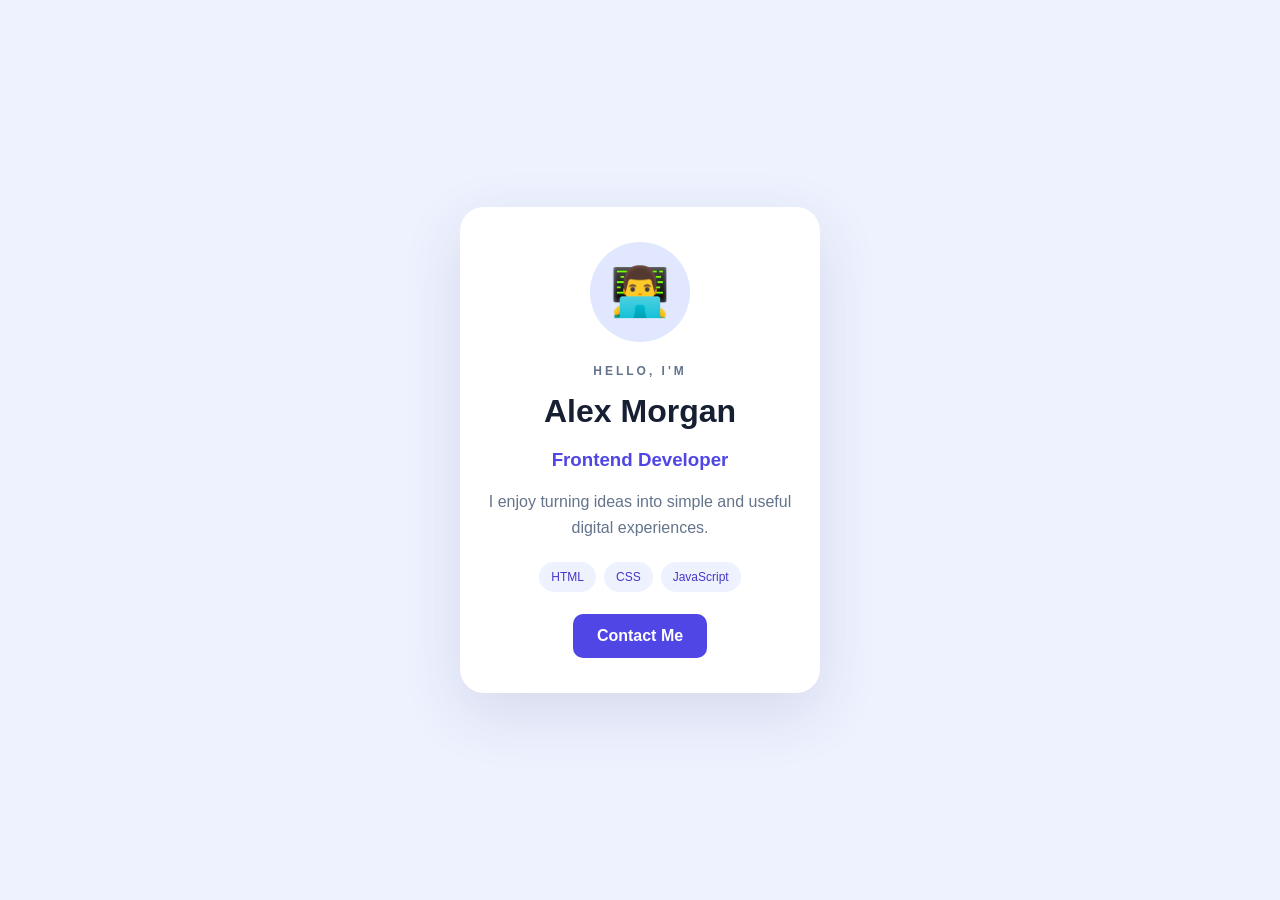
<file: 01-profile-card/index.html>
<!doctype html><html lang="en"><head><meta charset="UTF-8"><meta name="viewport" content="width=device-width,initial-scale=1"><title>Profile Card</title><link rel="stylesheet" href="style.css"></head><body><main class="card"><div class="avatar">👨‍💻</div><p class="tag">HELLO, I'M</p><h1>Alex Morgan</h1><h3>Frontend Developer</h3><p>I enjoy turning ideas into simple and useful digital experiences.</p><div class="chips"><span>HTML</span><span>CSS</span><span>JavaScript</span></div><a href="mailto:hello@example.com">Contact Me</a></main></body></html>
</file>
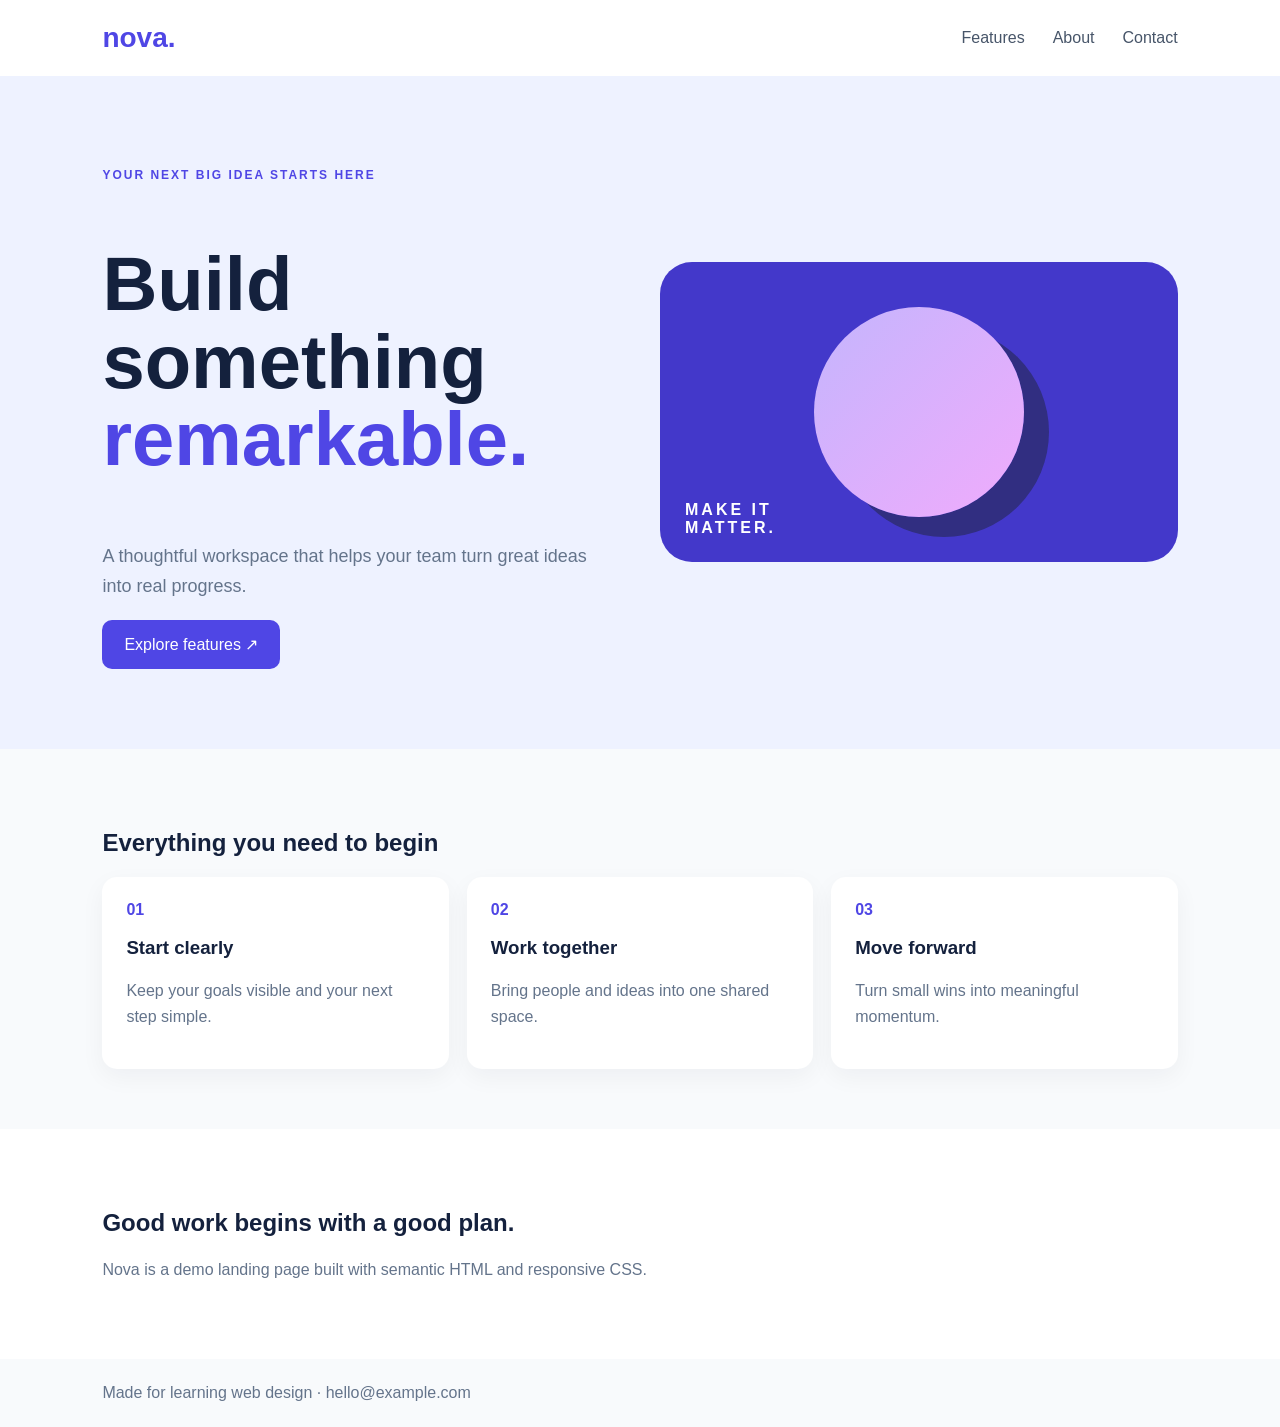
<file: 02-landing-page/index.html>
<!doctype html><html lang="en"><head><meta charset="UTF-8"><meta name="viewport" content="width=device-width,initial-scale=1"><title>Nova Landing Page</title><link rel="stylesheet" href="style.css"></head><body><header><a class="logo" href="#">nova.</a><nav><a href="#features">Features</a><a href="#about">About</a><a href="#contact">Contact</a></nav></header><main><section class="hero"><div><p class="tag">YOUR NEXT BIG IDEA STARTS HERE</p><h1>Build something<br><span>remarkable.</span></h1><p class="lead">A thoughtful workspace that helps your team turn great ideas into real progress.</p><a class="cta" href="#features">Explore features ↗</a></div><div class="art"><div class="orb"></div><b>MAKE IT<br>MATTER.</b></div></section><section id="features"><h2>Everything you need to begin</h2><div class="grid"><article><b>01</b><h3>Start clearly</h3><p>Keep your goals visible and your next step simple.</p></article><article><b>02</b><h3>Work together</h3><p>Bring people and ideas into one shared space.</p></article><article><b>03</b><h3>Move forward</h3><p>Turn small wins into meaningful momentum.</p></article></div></section><section id="about"><h2>Good work begins with a good plan.</h2><p>Nova is a demo landing page built with semantic HTML and responsive CSS.</p></section></main><footer id="contact">Made for learning web design · hello@example.com</footer></body></html>
</file>
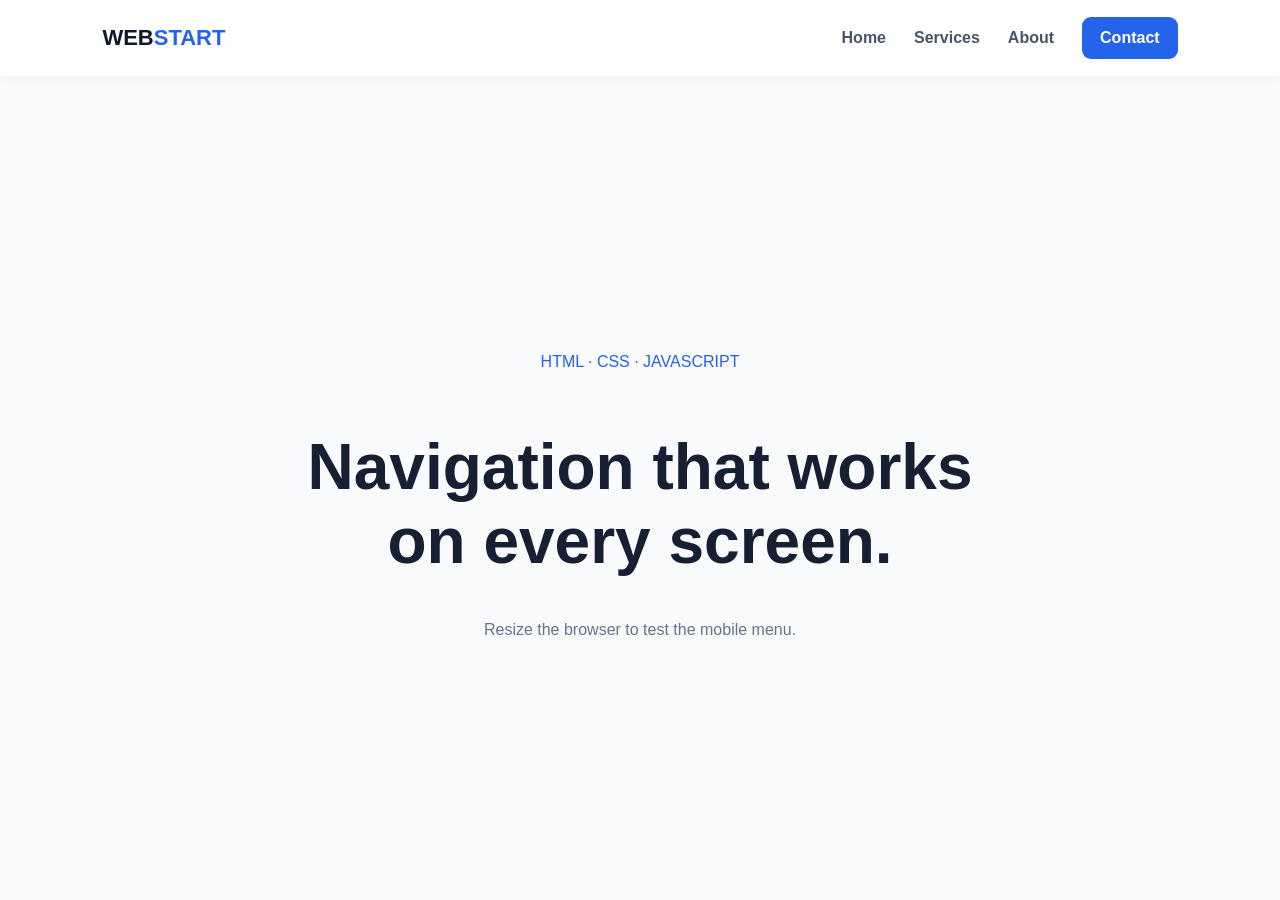
<file: 03-navbar/index.html>
<!doctype html><html lang="en"><head><meta charset="UTF-8"><meta name="viewport" content="width=device-width,initial-scale=1"><title>Responsive Navigation</title><link rel="stylesheet" href="style.css"></head><body><header><a class="brand" href="#">WEB<span>START</span></a><button id="menuBtn" aria-label="Toggle menu" aria-expanded="false">☰</button><nav id="nav"><a href="#home">Home</a><a href="#services">Services</a><a href="#about">About</a><a class="contact" href="#contact">Contact</a></nav></header><main id="home"><p>HTML · CSS · JAVASCRIPT</p><h1>Navigation that works<br>on every screen.</h1><span>Resize the browser to test the mobile menu.</span></main><script src="script.js"></script></body></html>
</file>
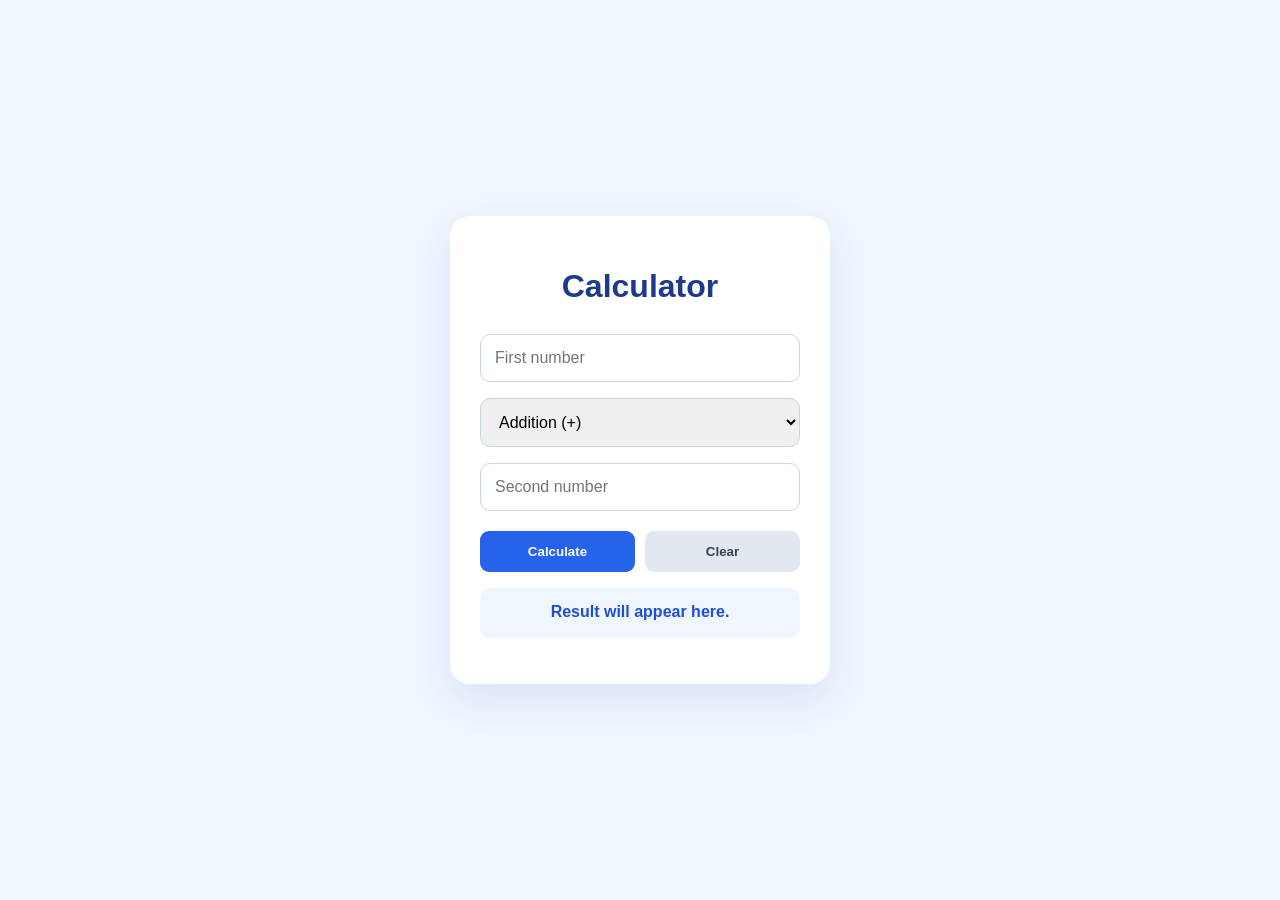
<file: 04-calculator/index.html>
<!doctype html><html lang="en"><head><meta charset="UTF-8"><meta name="viewport" content="width=device-width,initial-scale=1"><title>Simple Calculator</title><link rel="stylesheet" href="style.css"></head><body><main><h1>Calculator</h1><input id="a" type="number" placeholder="First number"><select id="op"><option value="+">Addition (+)</option><option value="-">Subtraction (-)</option><option value="*">Multiplication (×)</option><option value="/">Division (÷)</option></select><input id="b" type="number" placeholder="Second number"><div class="buttons"><button id="calculate">Calculate</button><button id="clear">Clear</button></div><p id="result" role="status">Result will appear here.</p></main><script src="script.js"></script></body></html>
</file>
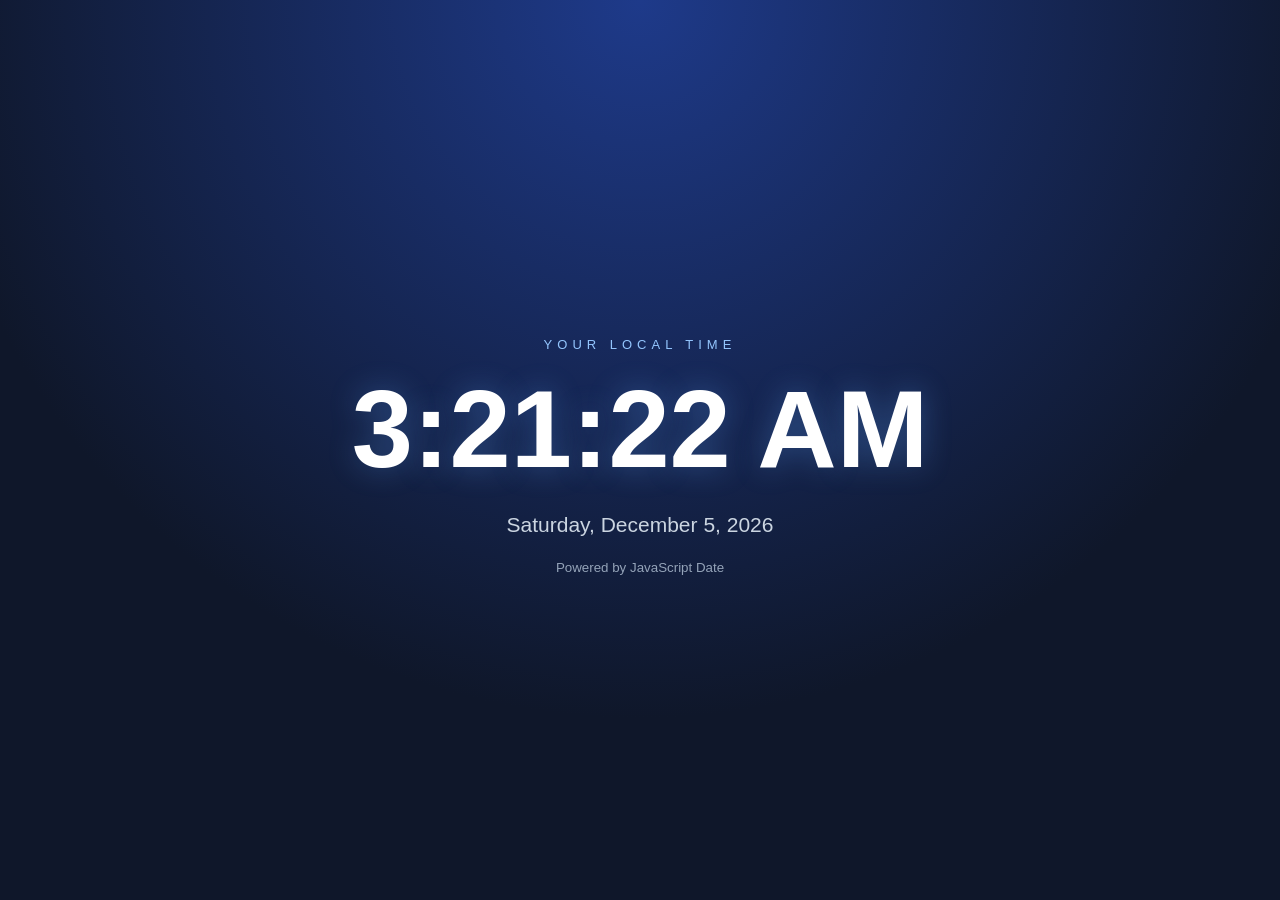
<file: 05-digital-clock/index.html>
<!doctype html><html lang="en"><head><meta charset="UTF-8"><meta name="viewport" content="width=device-width,initial-scale=1"><title>Digital Clock</title><link rel="stylesheet" href="style.css"></head><body><main><p class="caption">YOUR LOCAL TIME</p><div id="clock">00:00:00</div><p id="date"></p><small>Powered by JavaScript Date</small></main><script src="script.js"></script></body></html>
</file>
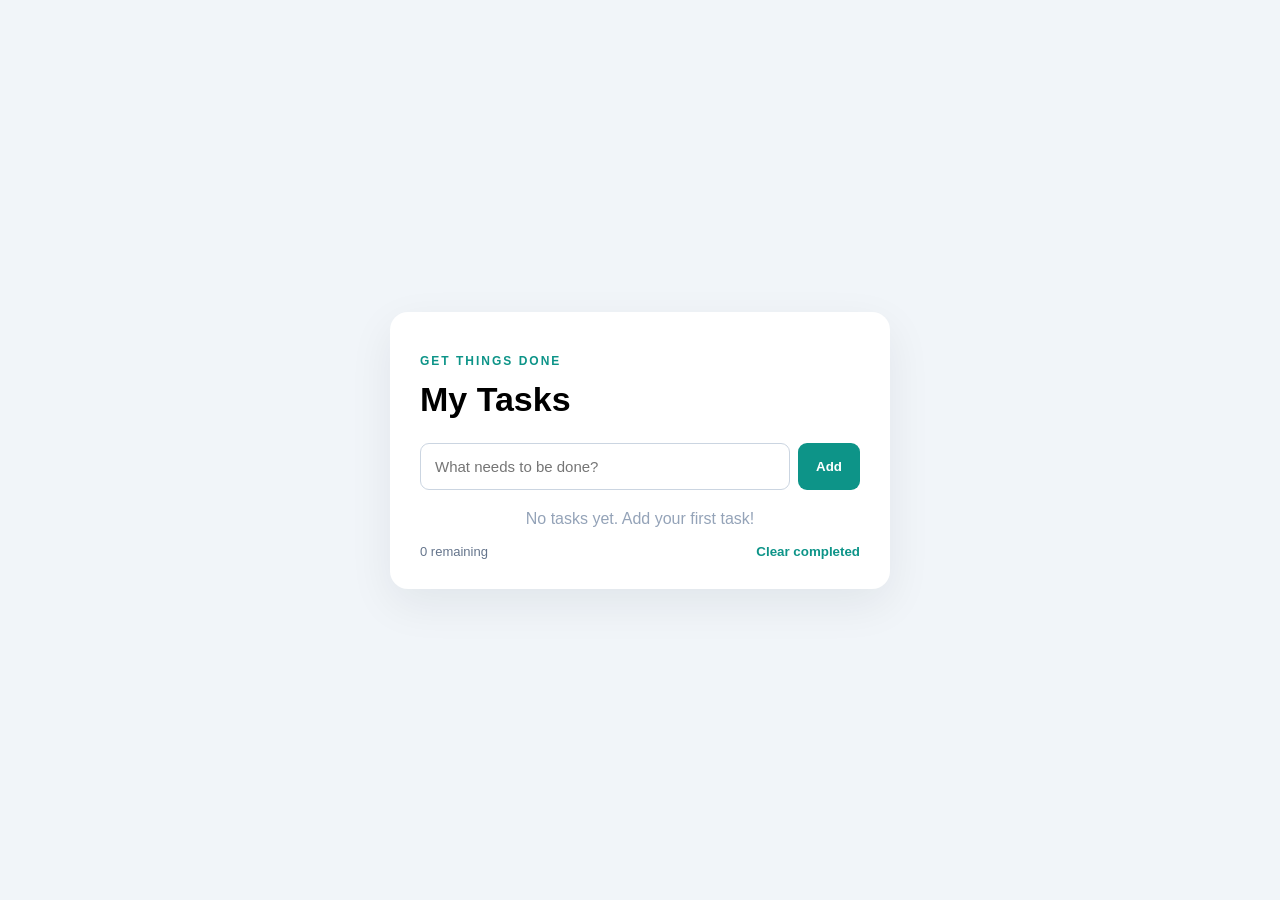
<file: 06-todo-list/index.html>
<!doctype html><html lang="en"><head><meta charset="UTF-8"><meta name="viewport" content="width=device-width,initial-scale=1"><title>To-Do List</title><link rel="stylesheet" href="style.css"></head><body><main><p class="tag">GET THINGS DONE</p><h1>My Tasks</h1><form id="form"><input id="task" placeholder="What needs to be done?" required><button>Add</button></form><ul id="list"></ul><p id="empty">No tasks yet. Add your first task!</p><footer><span id="count"></span><button id="clearDone" type="button">Clear completed</button></footer></main><script src="script.js"></script></body></html>
</file>
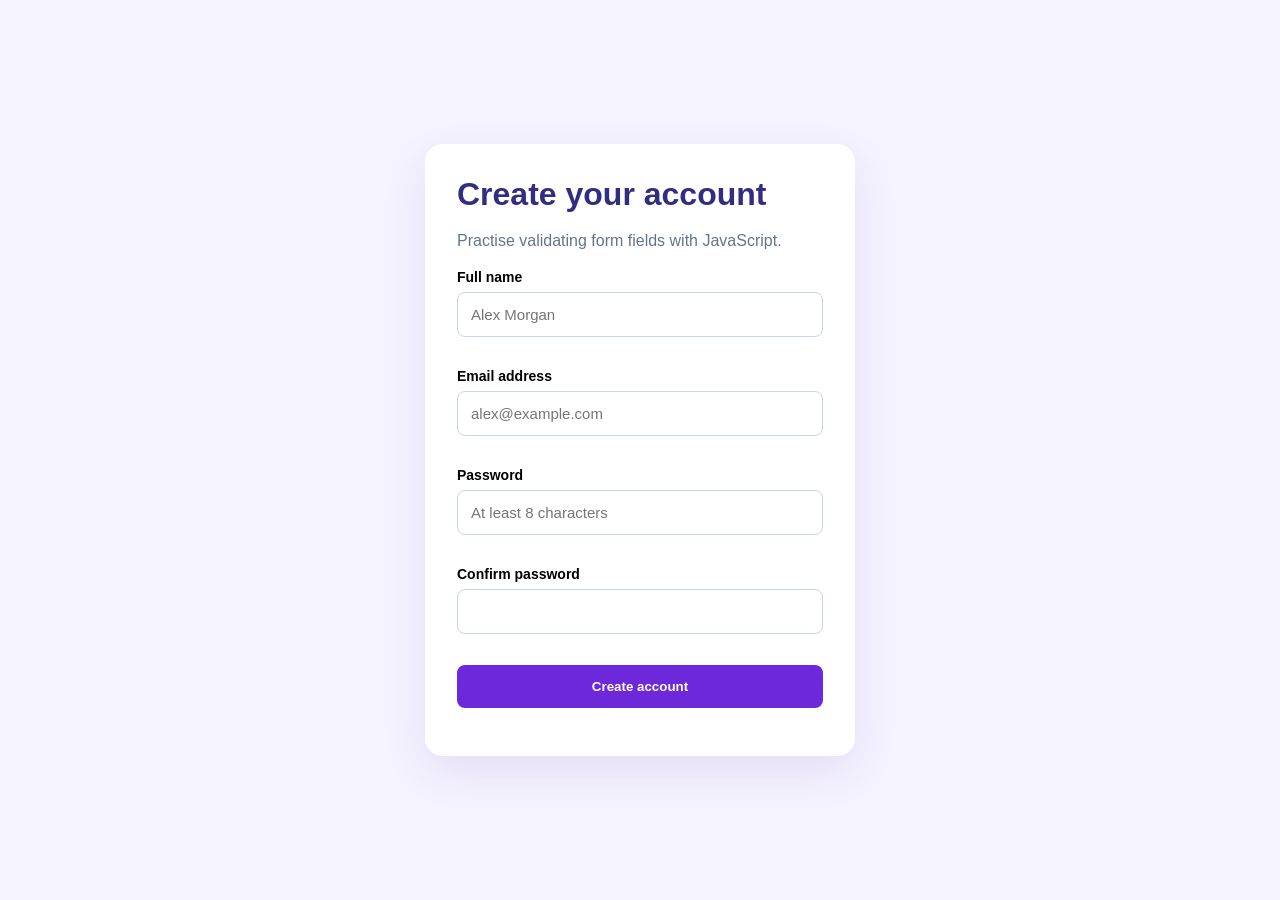
<file: 07-form-validation/index.html>
<!doctype html><html lang="en"><head><meta charset="UTF-8"><meta name="viewport" content="width=device-width,initial-scale=1"><title>Registration Form</title><link rel="stylesheet" href="style.css"></head><body><main><h1>Create your account</h1><p>Practise validating form fields with JavaScript.</p><form id="form" novalidate><label for="name">Full name</label><input id="name" type="text" placeholder="Alex Morgan"><small id="nameError"></small><label for="email">Email address</label><input id="email" type="email" placeholder="alex@example.com"><small id="emailError"></small><label for="password">Password</label><input id="password" type="password" placeholder="At least 8 characters"><small id="passwordError"></small><label for="confirm">Confirm password</label><input id="confirm" type="password"><small id="confirmError"></small><button>Create account</button><p id="success" role="status"></p></form></main><script src="script.js"></script></body></html>
</file>
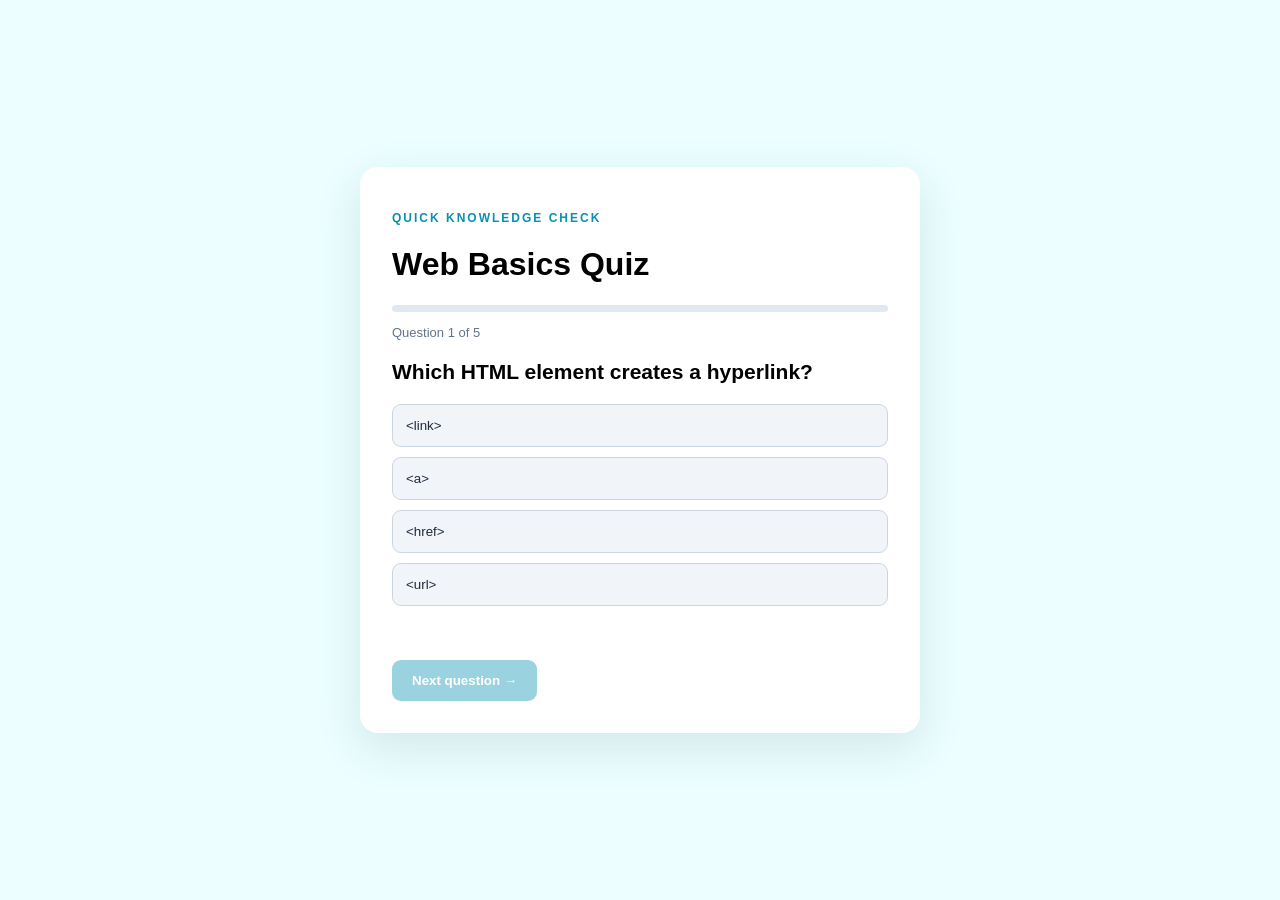
<file: 09-quiz-app/index.html>
<!doctype html><html lang="en"><head><meta charset="UTF-8"><meta name="viewport" content="width=device-width,initial-scale=1"><title>Web Basics Quiz</title><link rel="stylesheet" href="style.css"></head><body><main><p class="tag">QUICK KNOWLEDGE CHECK</p><h1>Web Basics Quiz</h1><div class="progress"><div id="bar"></div></div><p id="counter"></p><h2 id="question"></h2><div id="answers"></div><p id="feedback" role="status"></p><button id="next" disabled>Next question →</button><section id="result" hidden><h2 id="score"></h2><button id="restart">Try again</button></section></main><script src="script.js"></script></body></html>
</file>
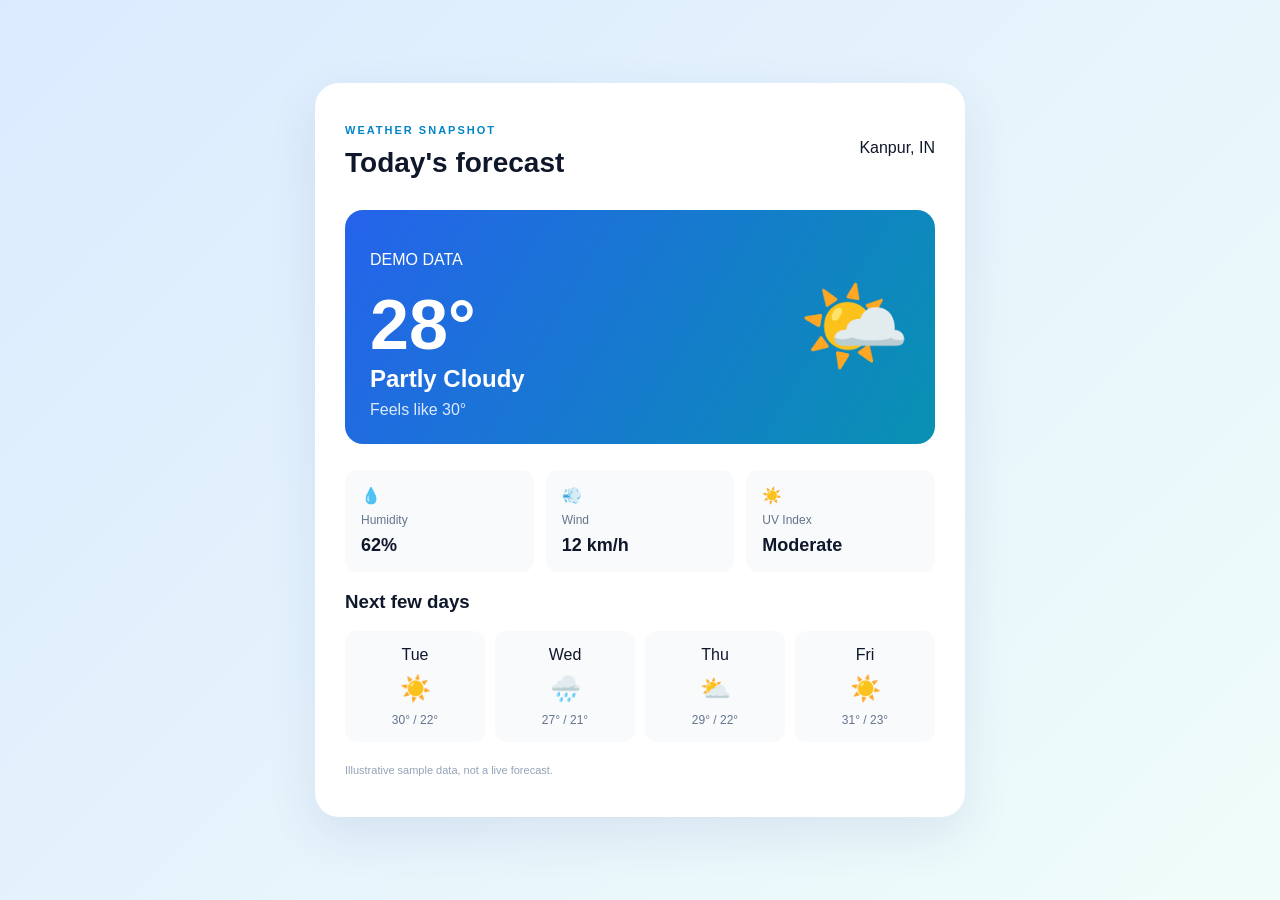
<file: 10-weather-ui/index.html>
<!doctype html><html lang="en"><head><meta charset="UTF-8"><meta name="viewport" content="width=device-width,initial-scale=1"><title>Weather UI</title><link rel="stylesheet" href="style.css"></head><body><main><header><div><p class="tag">WEATHER SNAPSHOT</p><h1>Today's forecast</h1></div><span>Kanpur, IN</span></header><section class="current"><div><p>DEMO DATA</p><div class="temp">28°</div><h2>Partly Cloudy</h2><span>Feels like 30°</span></div><div class="sun">🌤️</div></section><section class="stats"><article>💧 <span>Humidity</span><b>62%</b></article><article>💨 <span>Wind</span><b>12 km/h</b></article><article>☀️ <span>UV Index</span><b>Moderate</b></article></section><h3>Next few days</h3><section class="forecast"><div>Tue <b>☀️</b><span>30° / 22°</span></div><div>Wed <b>🌧️</b><span>27° / 21°</span></div><div>Thu <b>⛅</b><span>29° / 22°</span></div><div>Fri <b>☀️</b><span>31° / 23°</span></div></section><p class="note">Illustrative sample data, not a live forecast.</p></main></body></html>
</file>
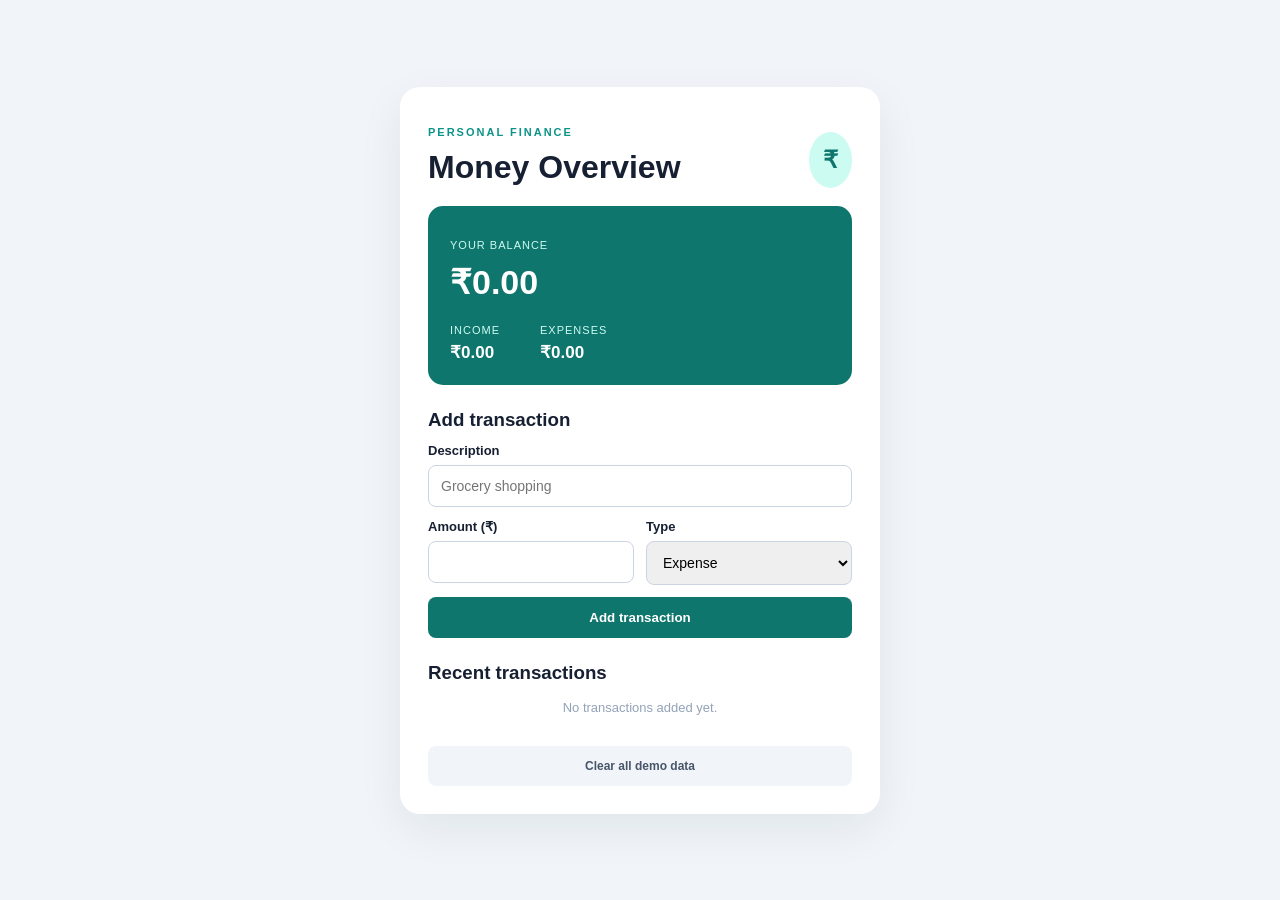
<file: 11-expense-tracker/index.html>
<!doctype html><html lang="en"><head><meta charset="UTF-8"><meta name="viewport" content="width=device-width,initial-scale=1"><title>Expense Tracker</title><link rel="stylesheet" href="style.css"></head><body><main><header><div><p class="tag">PERSONAL FINANCE</p><h1>Money Overview</h1></div><b>₹</b></header><section class="balance"><p>YOUR BALANCE</p><h2 id="balance">₹0.00</h2><div><div><small>INCOME</small><b id="income">₹0.00</b></div><div><small>EXPENSES</small><b id="expenses">₹0.00</b></div></div></section><h3>Add transaction</h3><form id="form"><label>Description<input id="description" placeholder="Grocery shopping" required></label><div class="fields"><label>Amount (₹)<input id="amount" type="number" min="0.01" step="0.01" required></label><label>Type<select id="type"><option value="expense">Expense</option><option value="income">Income</option></select></label></div><button>Add transaction</button></form><h3>Recent transactions</h3><ul id="transactions"></ul><p id="empty">No transactions added yet.</p><button id="reset" class="reset">Clear all demo data</button></main><script src="script.js"></script></body></html>
</file>
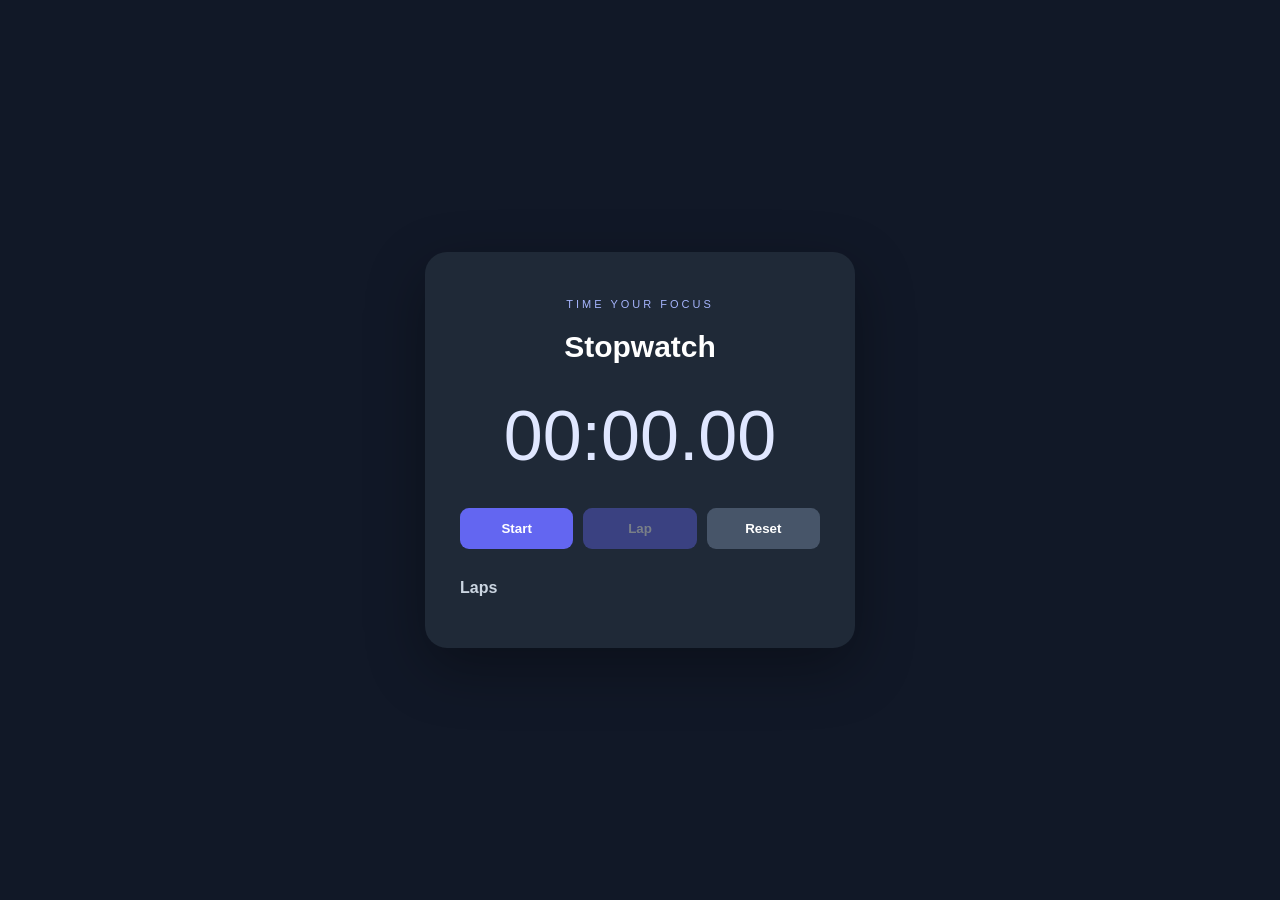
<file: 12-stopwatch/index.html>
<!doctype html><html lang="en"><head><meta charset="UTF-8"><meta name="viewport" content="width=device-width,initial-scale=1"><title>Stopwatch</title><link rel="stylesheet" href="style.css"></head><body><main><p class="tag">TIME YOUR FOCUS</p><h1>Stopwatch</h1><div id="display">00:00.00</div><div class="buttons"><button id="start">Start</button><button id="lap" disabled>Lap</button><button id="reset" class="muted">Reset</button></div><h2>Laps</h2><ol id="laps"></ol></main><script src="script.js"></script></body></html>
</file>
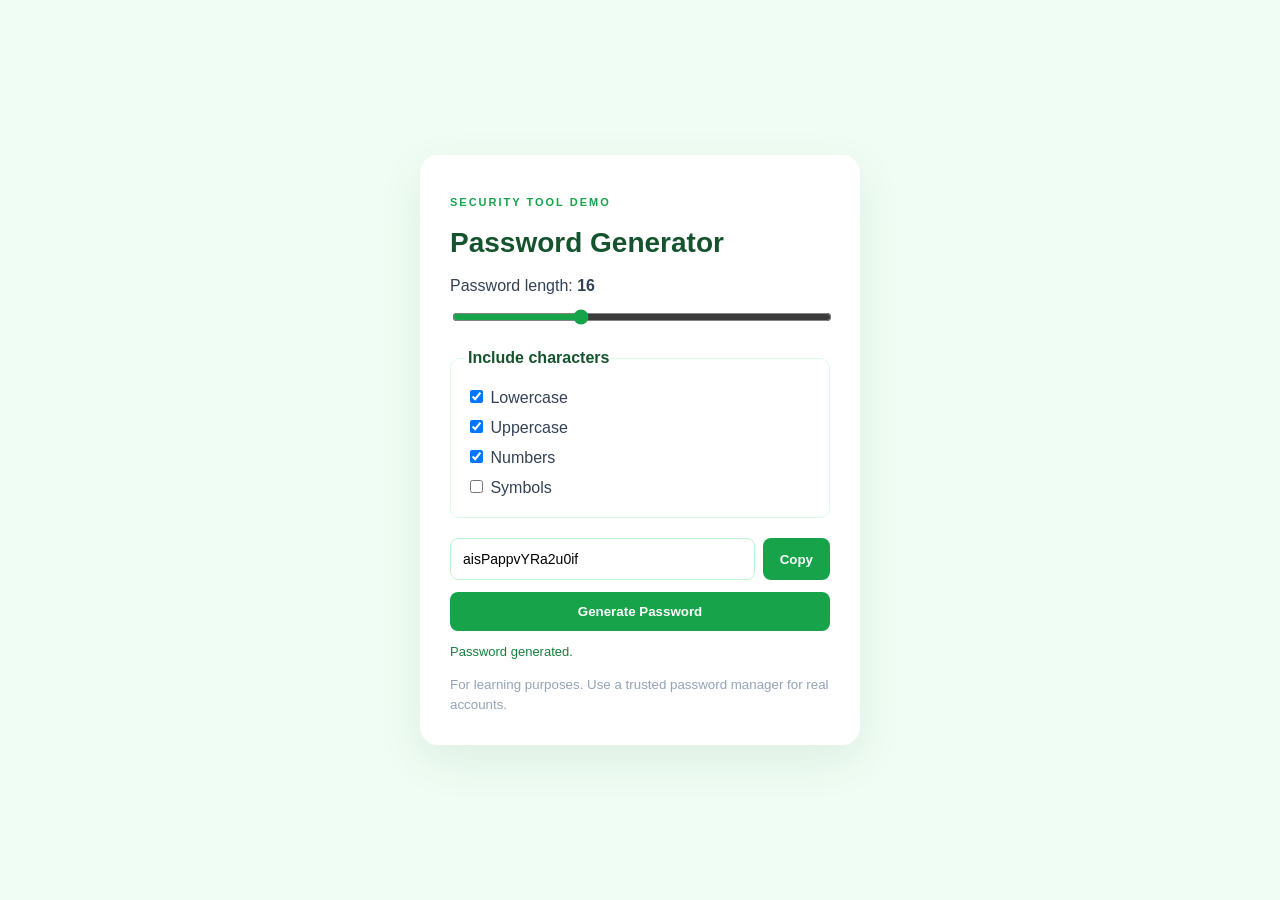
<file: 13-password-generator/index.html>
<!doctype html><html lang="en"><head><meta charset="UTF-8"><meta name="viewport" content="width=device-width,initial-scale=1"><title>Password Generator</title><link rel="stylesheet" href="style.css"></head><body><main><p class="tag">SECURITY TOOL DEMO</p><h1>Password Generator</h1><label for="length">Password length: <b id="lengthValue">16</b></label><input id="length" type="range" min="8" max="32" value="16"><fieldset><legend>Include characters</legend><label><input id="lower" type="checkbox" checked> Lowercase</label><label><input id="upper" type="checkbox" checked> Uppercase</label><label><input id="numbers" type="checkbox" checked> Numbers</label><label><input id="symbols" type="checkbox"> Symbols</label></fieldset><div class="output"><input id="password" readonly placeholder="Password appears here"><button id="copy">Copy</button></div><button id="generate">Generate Password</button><p id="message" role="status"></p><small>For learning purposes. Use a trusted password manager for real accounts.</small></main><script src="script.js"></script></body></html>
</file>
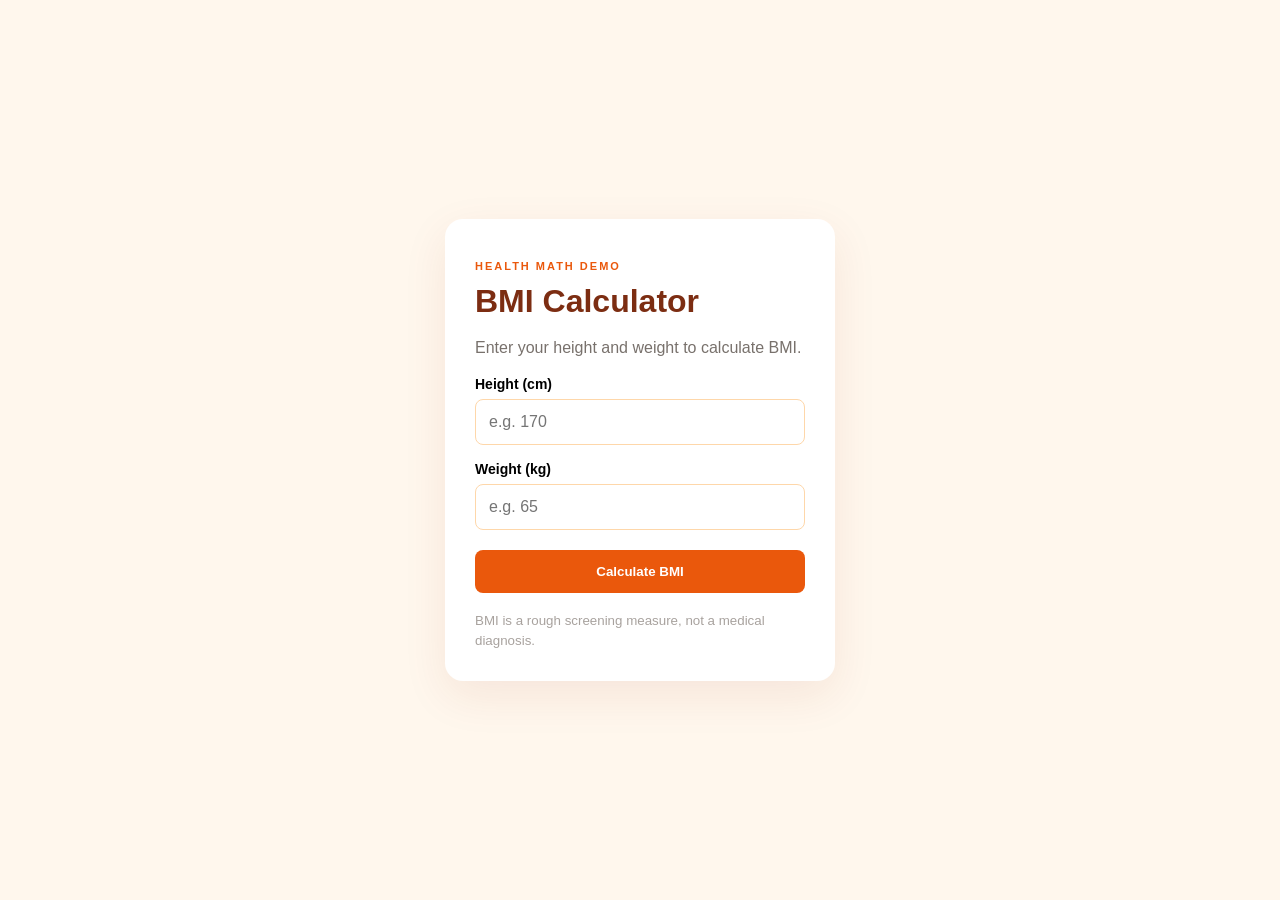
<file: 14-bmi-calculator/index.html>
<!doctype html><html lang="en"><head><meta charset="UTF-8"><meta name="viewport" content="width=device-width,initial-scale=1"><title>BMI Calculator</title><link rel="stylesheet" href="style.css"></head><body><main><p class="tag">HEALTH MATH DEMO</p><h1>BMI Calculator</h1><p class="intro">Enter your height and weight to calculate BMI.</p><form id="form"><label for="height">Height (cm)</label><input id="height" type="number" min="1" step="0.1" placeholder="e.g. 170" required><label for="weight">Weight (kg)</label><input id="weight" type="number" min="1" step="0.1" placeholder="e.g. 65" required><button>Calculate BMI</button></form><section id="result" hidden><p>Your BMI</p><strong id="value"></strong><b id="category"></b></section><small>BMI is a rough screening measure, not a medical diagnosis.</small></main><script src="script.js"></script></body></html>
</file>
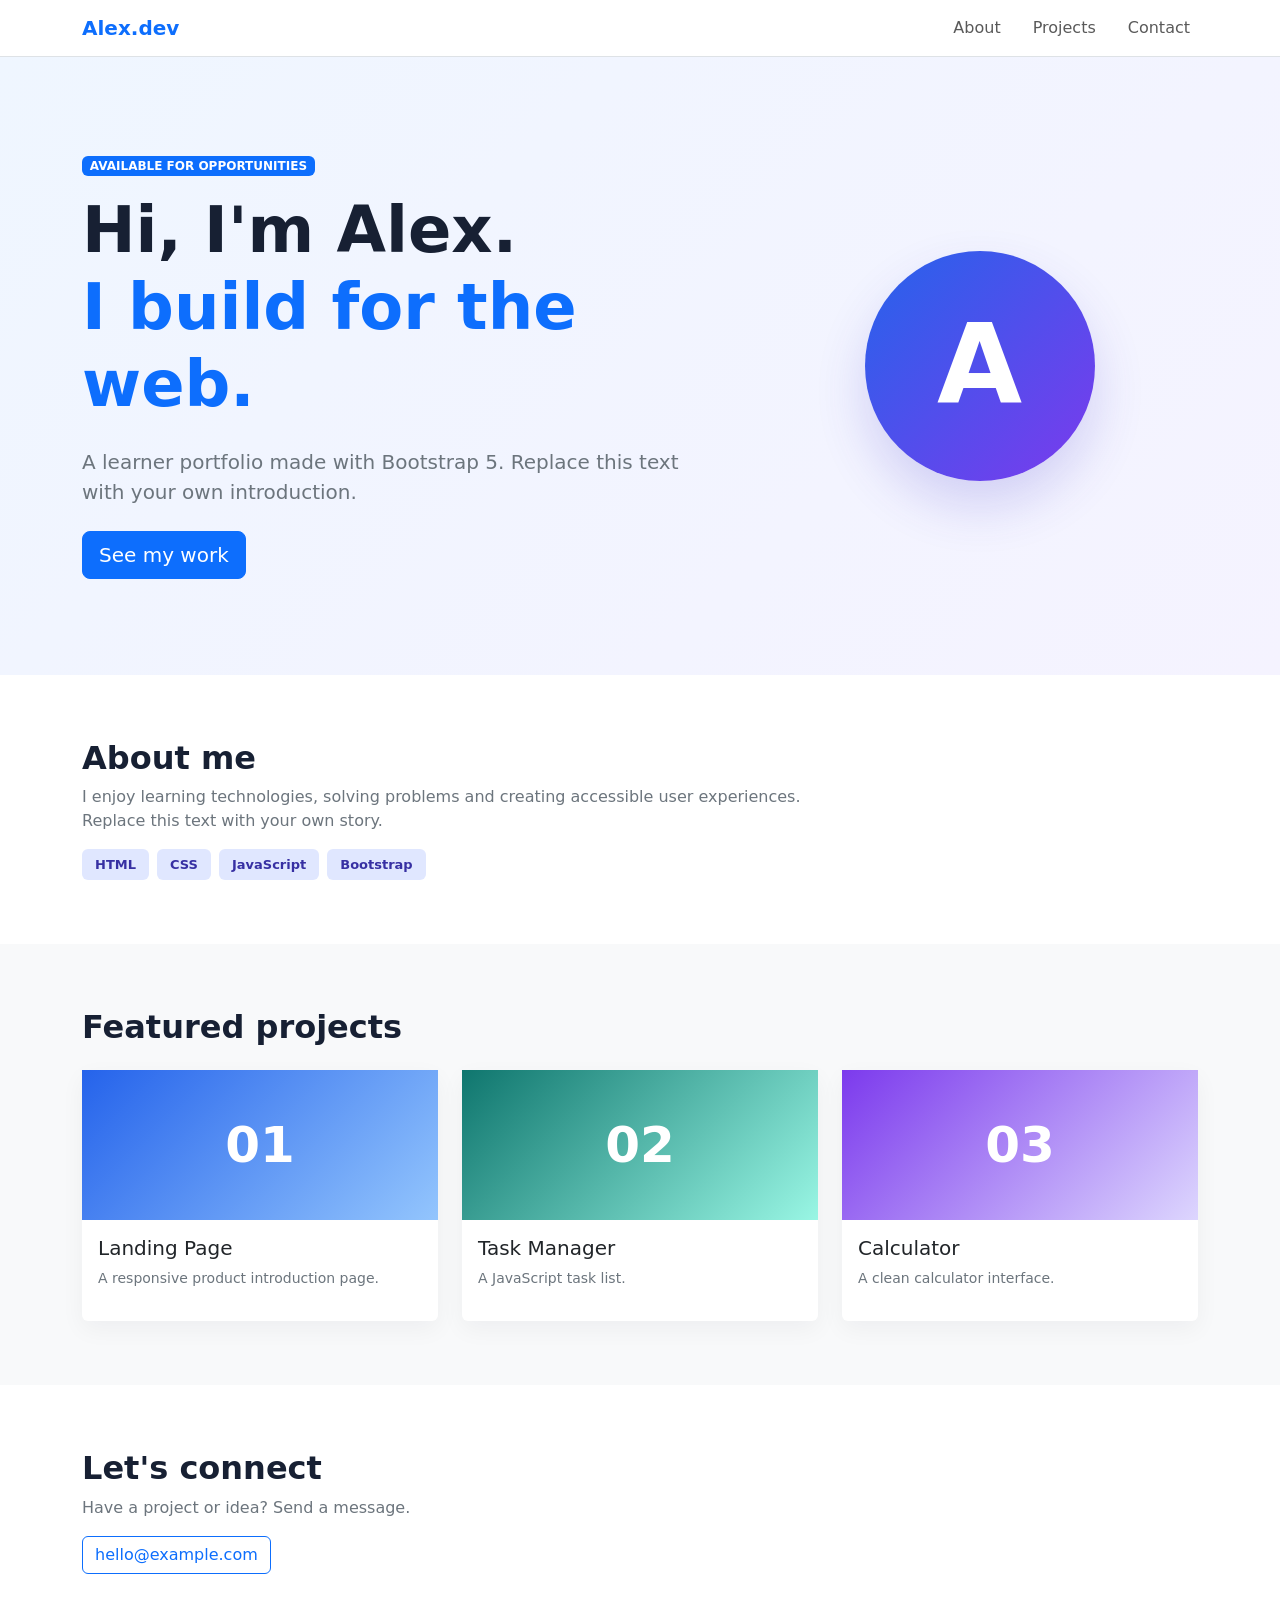
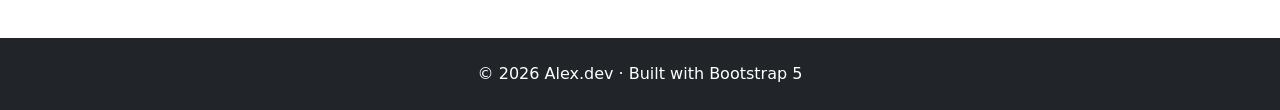
<file: 15-bootstrap-portfolio/index.html>
<!doctype html><html lang="en"><head><meta charset="UTF-8"><meta name="viewport" content="width=device-width,initial-scale=1"><title>Bootstrap Portfolio</title><link href="https://cdn.jsdelivr.net/npm/bootstrap@5.3.3/dist/css/bootstrap.min.css" rel="stylesheet"><link rel="stylesheet" href="style.css"></head><body><nav class="navbar navbar-expand-lg bg-white sticky-top border-bottom"><div class="container"><a class="navbar-brand fw-bold text-primary" href="#">Alex.dev</a><button class="navbar-toggler" type="button" data-bs-toggle="collapse" data-bs-target="#menu" aria-label="Toggle navigation"><span class="navbar-toggler-icon"></span></button><div class="collapse navbar-collapse" id="menu"><ul class="navbar-nav ms-auto gap-lg-3"><li class="nav-item"><a class="nav-link" href="#about">About</a></li><li class="nav-item"><a class="nav-link" href="#projects">Projects</a></li><li class="nav-item"><a class="nav-link" href="#contact">Contact</a></li></ul></div></div></nav><header class="hero py-5"><div class="container py-5"><div class="row align-items-center g-5"><div class="col-lg-7"><span class="badge text-bg-primary mb-3">AVAILABLE FOR OPPORTUNITIES</span><h1 class="display-3 fw-bold">Hi, I'm Alex.<br><span class="text-primary">I build for the web.</span></h1><p class="lead text-secondary my-4">A learner portfolio made with Bootstrap 5. Replace this text with your own introduction.</p><a class="btn btn-primary btn-lg" href="#projects">See my work</a></div><div class="col-lg-5 text-center"><div class="profile-mark">A</div></div></div></div></header><section id="about" class="py-5"><div class="container py-3"><h2 class="fw-bold">About me</h2><p class="text-secondary col-lg-8">I enjoy learning technologies, solving problems and creating accessible user experiences. Replace this text with your own story.</p><div class="d-flex flex-wrap gap-2 mt-3"><span class="badge skill">HTML</span><span class="badge skill">CSS</span><span class="badge skill">JavaScript</span><span class="badge skill">Bootstrap</span></div></div></section><section id="projects" class="py-5 bg-light"><div class="container py-3"><h2 class="fw-bold mb-4">Featured projects</h2><div class="row g-4"><div class="col-md-4"><article class="card h-100"><div class="project-art">01</div><div class="card-body"><h3 class="h5">Landing Page</h3><p class="text-secondary">A responsive product introduction page.</p></div></article></div><div class="col-md-4"><article class="card h-100"><div class="project-art two">02</div><div class="card-body"><h3 class="h5">Task Manager</h3><p class="text-secondary">A JavaScript task list.</p></div></article></div><div class="col-md-4"><article class="card h-100"><div class="project-art three">03</div><div class="card-body"><h3 class="h5">Calculator</h3><p class="text-secondary">A clean calculator interface.</p></div></article></div></div></div></section><section id="contact" class="py-5"><div class="container py-3"><h2 class="fw-bold">Let's connect</h2><p class="text-secondary">Have a project or idea? Send a message.</p><a class="btn btn-outline-primary" href="mailto:hello@example.com">hello@example.com</a></div></section><footer class="py-4 text-center bg-dark text-white">© 2026 Alex.dev · Built with Bootstrap 5</footer><script src="https://cdn.jsdelivr.net/npm/bootstrap@5.3.3/dist/js/bootstrap.bundle.min.js"></script></body></html>
</file>
<file: 01-profile-card/style.css>
:root{font-family:Arial,sans-serif;color:#172033;background:#eef2ff}*{box-sizing:border-box}body{min-height:100vh;margin:0;display:grid;place-items:center;padding:20px}.card{width:min(100%,360px);background:white;text-align:center;padding:35px 28px;border-radius:24px;box-shadow:0 20px 60px #25336b20}.avatar{width:100px;height:100px;margin:auto auto 20px;display:grid;place-items:center;background:#e0e7ff;border-radius:50%;font-size:48px}.tag{font-size:12px;letter-spacing:3px;color:#64748b;font-weight:bold}h1{margin:8px 0}h3{color:#4f46e5}.card p{color:#64748b;line-height:1.6}.chips{display:flex;justify-content:center;gap:8px;margin:22px 0}.chips span{background:#eef2ff;color:#4338ca;padding:8px 12px;border-radius:99px;font-size:12px}a{display:inline-block;background:#4f46e5;color:white;text-decoration:none;padding:13px 24px;border-radius:10px;font-weight:bold}
</file>
<file: 02-landing-page/style.css>
*{box-sizing:border-box}body{margin:0;font-family:Arial,sans-serif;color:#14213d;background:#f8fafc}header{height:76px;display:flex;align-items:center;justify-content:space-between;padding:0 8%;background:white}.logo{font-weight:900;font-size:28px;color:#4f46e5;text-decoration:none}nav{display:flex;gap:28px}nav a{color:#475569;text-decoration:none}.hero{padding:80px 8%;display:grid;grid-template-columns:1fr 1fr;align-items:center;gap:40px;background:#eef2ff}.tag{color:#4f46e5;font-size:12px;font-weight:bold;letter-spacing:2px}.hero h1{font-size:clamp(42px,6vw,76px);line-height:1.02}.hero h1 span{color:#4f46e5}.lead{max-width:500px;color:#64748b;font-size:18px;line-height:1.7}.cta{display:inline-block;background:#4f46e5;color:white;text-decoration:none;padding:15px 22px;border-radius:10px}.art{min-height:300px;background:#4338ca;border-radius:32px;display:grid;place-items:center;position:relative;color:white;overflow:hidden}.orb{width:210px;height:210px;border-radius:50%;background:linear-gradient(135deg,#c4b5fd,#f0abfc);box-shadow:25px 20px 0 #312e81}.art b{position:absolute;bottom:25px;left:25px;letter-spacing:3px}main section:not(.hero){padding:60px 8%}.grid{display:grid;grid-template-columns:repeat(3,1fr);gap:18px}.grid article{background:white;padding:24px;border-radius:15px;box-shadow:0 8px 25px #0f172a0c}.grid b{color:#4f46e5}.grid p,#about p{color:#64748b;line-height:1.6}#about{background:white}footer{padding:25px 8%;color:#64748b}@media(max-width:700px){header{padding:0 5%}nav{gap:12px;font-size:13px}.hero{padding:50px 6%;grid-template-columns:1fr}.art{min-height:240px}.grid{grid-template-columns:1fr}main section:not(.hero){padding:45px 6%}}
</file>
<file: 03-navbar/style.css>
*{box-sizing:border-box}body{margin:0;font-family:Arial,sans-serif;background:#f8fafc;color:#172033}header{height:76px;background:white;display:flex;align-items:center;justify-content:space-between;padding:0 8%;box-shadow:0 2px 14px #0f172a0c}.brand{font-size:22px;font-weight:900;text-decoration:none;color:#111827}.brand span,main p{color:#2563eb}nav{display:flex;gap:28px;align-items:center}nav a{color:#475569;text-decoration:none;font-weight:bold}.contact{background:#2563eb;color:white;padding:12px 18px;border-radius:9px}#menuBtn{display:none;border:0;background:none;font-size:26px}main{min-height:calc(100vh - 76px);display:grid;place-content:center;text-align:center;padding:25px}h1{font-size:clamp(36px,6vw,64px)}main span{color:#64748b}@media(max-width:650px){header{padding:0 5%}#menuBtn{display:block;cursor:pointer}nav{display:none;position:absolute;top:76px;left:0;right:0;background:white;padding:22px;flex-direction:column;box-shadow:0 12px 18px #0f172a12}nav.open{display:flex}.contact{width:100%;text-align:center}}
</file>
<file: 04-calculator/style.css>
*{box-sizing:border-box}body{margin:0;min-height:100vh;display:grid;place-items:center;padding:20px;background:#eff6ff;font-family:Arial,sans-serif}main{width:min(100%,380px);background:white;padding:30px;border-radius:20px;box-shadow:0 15px 40px #1e3a8a18}h1{text-align:center;color:#1e3a8a}input,select{width:100%;padding:14px;margin:8px 0;border:1px solid #cbd5e1;border-radius:10px;font-size:16px}.buttons{display:flex;gap:10px;margin-top:12px}button{flex:1;padding:13px;border:0;border-radius:9px;background:#2563eb;color:white;font-weight:bold;cursor:pointer}#clear{background:#e2e8f0;color:#334155}#result{padding:15px;background:#eff6ff;border-radius:10px;text-align:center;font-weight:bold;color:#1d4ed8;min-height:50px}
</file>
<file: 05-digital-clock/style.css>
*{box-sizing:border-box}body{margin:0;min-height:100vh;display:grid;place-items:center;background:radial-gradient(circle at top,#1e3a8a,#0f172a 65%);font-family:Arial,sans-serif;color:white}main{text-align:center;padding:30px}.caption{letter-spacing:5px;color:#93c5fd;font-size:13px}#clock{font-size:clamp(52px,12vw,110px);font-weight:bold;font-variant-numeric:tabular-nums;text-shadow:0 0 30px #60a5fa55}#date{font-size:21px;color:#cbd5e1}small{color:#94a3b8}
</file>
<file: 06-todo-list/style.css>
*{box-sizing:border-box}body{margin:0;min-height:100vh;background:#f1f5f9;font-family:Arial,sans-serif;display:grid;place-items:center;padding:20px}main{width:min(100%,500px);padding:30px;background:white;border-radius:18px;box-shadow:0 15px 45px #0f172a12}.tag{letter-spacing:2px;color:#0d9488;font-size:12px;font-weight:bold}h1{font-size:34px;margin:8px 0 24px}form{display:flex;gap:8px}input{min-width:0;flex:1;padding:14px;border:1px solid #cbd5e1;border-radius:9px;font-size:15px}button{border:0;border-radius:9px;background:#0d9488;color:white;padding:0 18px;font-weight:bold;cursor:pointer}ul{list-style:none;padding:0;margin:20px 0}li{display:flex;align-items:center;gap:10px;padding:13px 4px;border-bottom:1px solid #e2e8f0}li span{flex:1;overflow-wrap:anywhere}.done span{text-decoration:line-through;color:#94a3b8}.delete{background:#fee2e2;color:#b91c1c;padding:8px}#empty{color:#94a3b8;text-align:center}footer{display:flex;justify-content:space-between;color:#64748b;font-size:13px}#clearDone{background:none;color:#0d9488;padding:0}
</file>
<file: 07-form-validation/style.css>
*{box-sizing:border-box}body{margin:0;min-height:100vh;background:#f5f3ff;display:grid;place-items:center;padding:20px;font-family:Arial,sans-serif}main{width:min(100%,430px);padding:32px;background:white;border-radius:18px;box-shadow:0 16px 44px #4c1d9518}h1{margin:0 0 8px;color:#312e81}main>p{color:#64748b;line-height:1.5}label{display:block;margin:15px 0 7px;font-weight:bold;font-size:14px}input{width:100%;padding:13px;border:1px solid #cbd5e1;border-radius:8px;font-size:15px}small{display:block;min-height:16px;color:#dc2626;font-size:12px}button{width:100%;padding:14px;margin-top:15px;background:#6d28d9;border:0;border-radius:8px;color:white;font-weight:bold;cursor:pointer}#success{color:#15803d;font-weight:bold}
</file>
<file: 09-quiz-app/style.css>
*{box-sizing:border-box}body{margin:0;min-height:100vh;display:grid;place-items:center;padding:20px;background:#ecfeff;font-family:Arial,sans-serif}main{width:min(100%,560px);background:white;border-radius:18px;padding:32px;box-shadow:0 15px 45px #164e6320}.tag{color:#0891b2;font-size:12px;font-weight:bold;letter-spacing:2px}.progress{height:7px;background:#e2e8f0;border-radius:99px;overflow:hidden}#bar{height:100%;width:0;background:#06b6d4}#counter{color:#64748b;font-size:13px}h2{font-size:21px;line-height:1.4}#answers{display:grid;gap:10px}#answers button{padding:13px;text-align:left;background:#f1f5f9;color:#1e293b;border:1px solid #cbd5e1;border-radius:9px;cursor:pointer}#answers button.correct{background:#dcfce7;border-color:#16a34a}#answers button.wrong{background:#fee2e2;border-color:#dc2626}#feedback{min-height:22px;color:#475569}#next,#restart{padding:13px 20px;border:0;border-radius:9px;background:#0891b2;color:white;font-weight:bold;cursor:pointer}#next:disabled{opacity:.4}
</file>
<file: 10-weather-ui/style.css>
*{box-sizing:border-box}body{margin:0;min-height:100vh;display:grid;place-items:center;padding:24px;background:linear-gradient(135deg,#dbeafe,#f0fdfa);font-family:Arial,sans-serif;color:#0f172a}main{width:min(100%,650px);background:#fff;padding:30px;border-radius:24px;box-shadow:0 18px 50px #1e3a8a18}header{display:flex;justify-content:space-between;align-items:center;gap:12px}.tag{letter-spacing:2px;color:#0284c7;font-size:11px;font-weight:bold}h1{margin:5px 0;font-size:28px}.current{margin:26px 0;padding:25px;border-radius:18px;background:linear-gradient(120deg,#2563eb,#0891b2);color:white;display:flex;justify-content:space-between;align-items:center}.temp{font-size:70px;font-weight:bold}.current h2{margin:0 0 8px}.current span{color:#dbeafe}.sun{font-size:90px}.stats{display:grid;grid-template-columns:repeat(3,1fr);gap:12px}.stats article{background:#f8fafc;padding:16px;border-radius:12px;display:grid;gap:8px}.stats span,.forecast span{font-size:12px;color:#64748b}.stats b{font-size:18px}.forecast{display:grid;grid-template-columns:repeat(4,1fr);gap:10px}.forecast div{display:grid;gap:10px;text-align:center;background:#f8fafc;padding:15px 8px;border-radius:12px}.forecast b{font-size:25px}.note{font-size:11px;color:#94a3b8;margin-top:22px}@media(max-width:520px){main{padding:20px}.sun{font-size:60px}.stats{grid-template-columns:1fr}.forecast{grid-template-columns:repeat(2,1fr)}}
</file>
<file: 11-expense-tracker/style.css>
*{box-sizing:border-box}body{margin:0;padding:20px;min-height:100vh;display:grid;place-items:center;background:#f1f5f9;font-family:Arial,sans-serif;color:#172033}main{width:min(100%,480px);background:white;padding:28px;border-radius:20px;box-shadow:0 15px 45px #0f172a12}header{display:flex;justify-content:space-between;align-items:center}.tag{font-size:11px;color:#0d9488;letter-spacing:2px;font-weight:bold}h1{margin:5px 0 20px}header>b{font-size:24px;background:#ccfbf1;color:#0f766e;border-radius:50%;padding:14px}.balance{background:#0f766e;color:white;border-radius:15px;padding:22px}.balance p,.balance small{font-size:11px;letter-spacing:1px;color:#ccfbf1}.balance h2{font-size:34px;margin:6px 0 22px}.balance>div{display:flex;gap:40px}.balance>div div{display:grid;gap:6px}.balance b{font-size:17px}h3{margin:24px 0 12px}label{display:block;font-size:13px;font-weight:bold;margin-bottom:12px}input,select{display:block;width:100%;padding:12px;margin-top:7px;border:1px solid #cbd5e1;border-radius:8px;font-size:14px}.fields{display:grid;grid-template-columns:1fr 1fr;gap:12px}button{width:100%;padding:13px;background:#0f766e;color:white;border:0;border-radius:8px;font-weight:bold;cursor:pointer}ul{padding:0;list-style:none}li{display:flex;justify-content:space-between;padding:12px 2px;border-bottom:1px solid #e2e8f0;font-size:14px}.positive{color:#16a34a}.negative{color:#dc2626}#empty{color:#94a3b8;text-align:center;font-size:13px}.reset{margin-top:18px;background:#f1f5f9;color:#475569;font-size:12px}
</file>
<file: 12-stopwatch/style.css>
*{box-sizing:border-box}body{margin:0;min-height:100vh;display:grid;place-items:center;background:#111827;color:white;font-family:Arial,sans-serif;padding:20px}main{width:min(100%,430px);text-align:center;background:#1f2937;border-radius:22px;padding:35px;box-shadow:0 20px 60px #0005}.tag{font-size:11px;color:#a5b4fc;letter-spacing:3px}h1{font-size:30px}#display{font-size:clamp(48px,12vw,70px);font-variant-numeric:tabular-nums;margin:32px 0;color:#e0e7ff}.buttons{display:flex;gap:10px}button{flex:1;padding:13px;border:0;border-radius:9px;background:#6366f1;color:white;font-weight:bold;cursor:pointer}button:disabled{opacity:.4;cursor:not-allowed}.muted{background:#475569}h2{text-align:left;font-size:16px;margin-top:30px;color:#cbd5e1}ol{padding-left:25px;text-align:left;color:#cbd5e1}li{padding:8px;border-bottom:1px solid #374151;font-variant-numeric:tabular-nums}
</file>
<file: 13-password-generator/style.css>
*{box-sizing:border-box}body{margin:0;min-height:100vh;display:grid;place-items:center;padding:20px;background:#f0fdf4;font-family:Arial,sans-serif}main{width:min(100%,440px);background:white;padding:30px;border-radius:18px;box-shadow:0 15px 45px #14532d16}.tag{color:#16a34a;font-size:11px;letter-spacing:2px;font-weight:bold}h1{font-size:28px;color:#14532d}label{display:block;color:#334155;margin:12px 0}input[type=range]{width:100%;accent-color:#16a34a}fieldset{border:1px solid #dcfce7;border-radius:10px;margin:20px 0;padding:10px 15px}legend{font-weight:bold;color:#14532d}fieldset label{margin:10px 0}.output{display:flex;gap:8px}.output input{min-width:0;flex:1;padding:12px;border:1px solid #bbf7d0;border-radius:8px;font-size:14px}button{border:0;border-radius:8px;background:#16a34a;color:white;padding:12px 17px;font-weight:bold;cursor:pointer}#generate{width:100%;margin-top:12px}#message{min-height:18px;color:#15803d;font-size:13px}small{color:#94a3b8;line-height:1.5}
</file>
<file: 14-bmi-calculator/style.css>
*{box-sizing:border-box}body{margin:0;min-height:100vh;display:grid;place-items:center;padding:20px;background:#fff7ed;font-family:Arial,sans-serif}main{width:min(100%,390px);background:white;padding:30px;border-radius:18px;box-shadow:0 15px 45px #9a341216}.tag{font-size:11px;letter-spacing:2px;color:#ea580c;font-weight:bold}h1{color:#7c2d12;margin:7px 0}.intro{color:#78716c;line-height:1.5}label{display:block;font-weight:bold;font-size:14px;margin:16px 0 7px}input{width:100%;padding:13px;border:1px solid #fed7aa;border-radius:8px;font-size:16px}button{width:100%;margin-top:20px;padding:14px;border:0;border-radius:8px;background:#ea580c;color:white;font-weight:bold;cursor:pointer}#result{margin-top:20px;padding:18px;text-align:center;background:#fff7ed;border-radius:12px;display:grid;gap:7px}#result[hidden]{display:none}#result p{margin:0;color:#9a3412}#value{font-size:36px;color:#7c2d12}#category{color:#ea580c}small{display:block;margin-top:18px;color:#a8a29e;line-height:1.5}
</file>
<file: 15-bootstrap-portfolio/style.css>
body{font-family:system-ui,sans-serif;color:#172033}.hero{background:linear-gradient(135deg,#eff6ff,#f5f3ff)}.profile-mark{width:230px;height:230px;border-radius:50%;margin:auto;display:grid;place-items:center;background:linear-gradient(135deg,#2563eb,#7c3aed);color:white;font-size:110px;font-weight:800;box-shadow:0 25px 50px #4338ca30}.skill{background:#e0e7ff;color:#3730a3;font-size:13px;padding:9px 13px}.project-art{height:150px;display:grid;place-items:center;background:linear-gradient(135deg,#2563eb,#93c5fd);font-size:50px;font-weight:900;color:white}.project-art.two{background:linear-gradient(135deg,#0f766e,#99f6e4)}.project-art.three{background:linear-gradient(135deg,#7c3aed,#ddd6fe)}.card{border:0;box-shadow:0 8px 24px #0f172a0c}.card-body p{font-size:14px}
</file>
